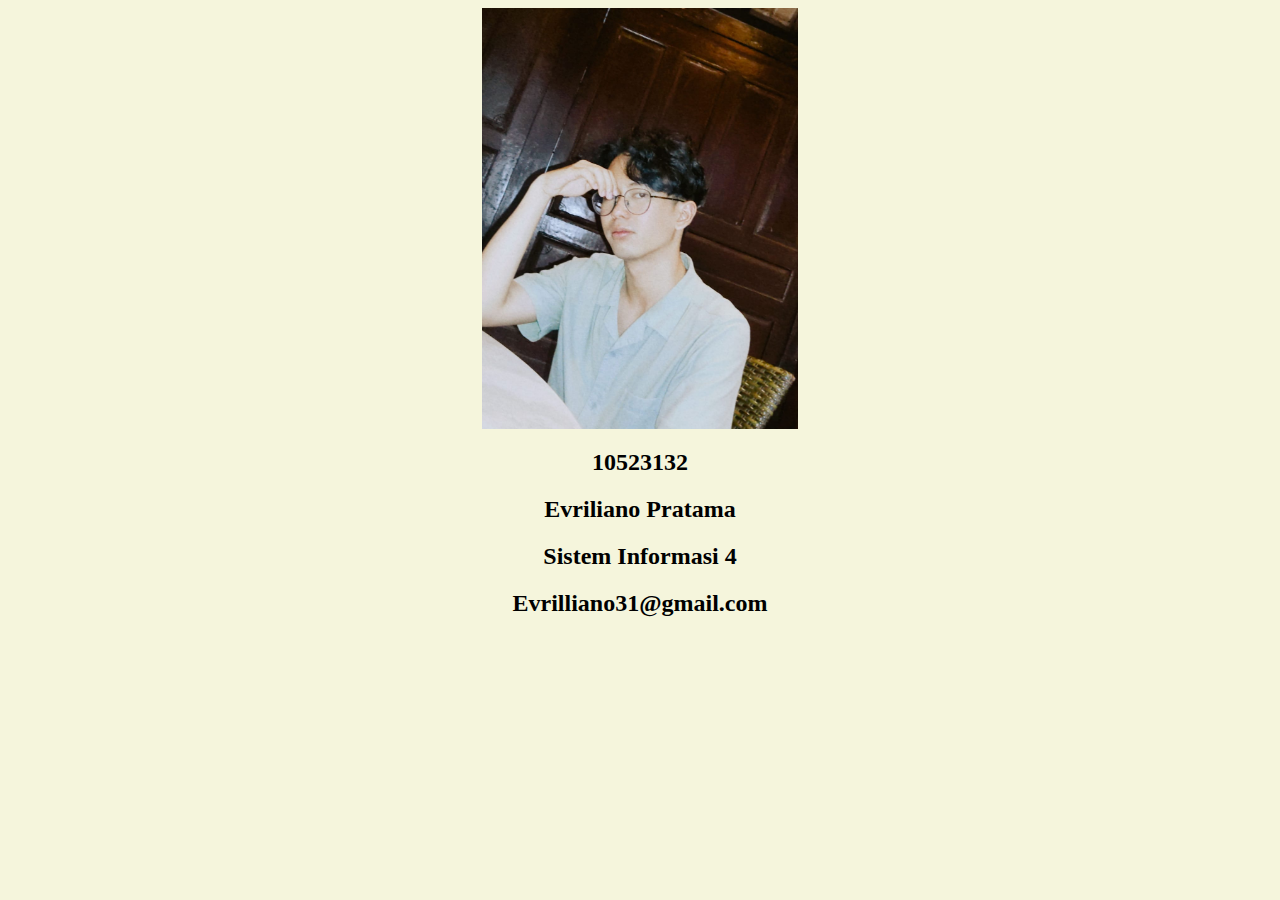
<file: about.html>
<html>
<head>
    <title>About</title>
</head>
<body style="background-color: beige"; align="center">
    <img src="Image/Saya.jpg" width="25%" height="auto"><br>
    <h2>10523132</h2>
    <h2>Evriliano Pratama</h2>
    <h2>Sistem Informasi 4</h2>
    <h2>Evrilliano31@gmail.com</h2>
</body>
</html>
</file>
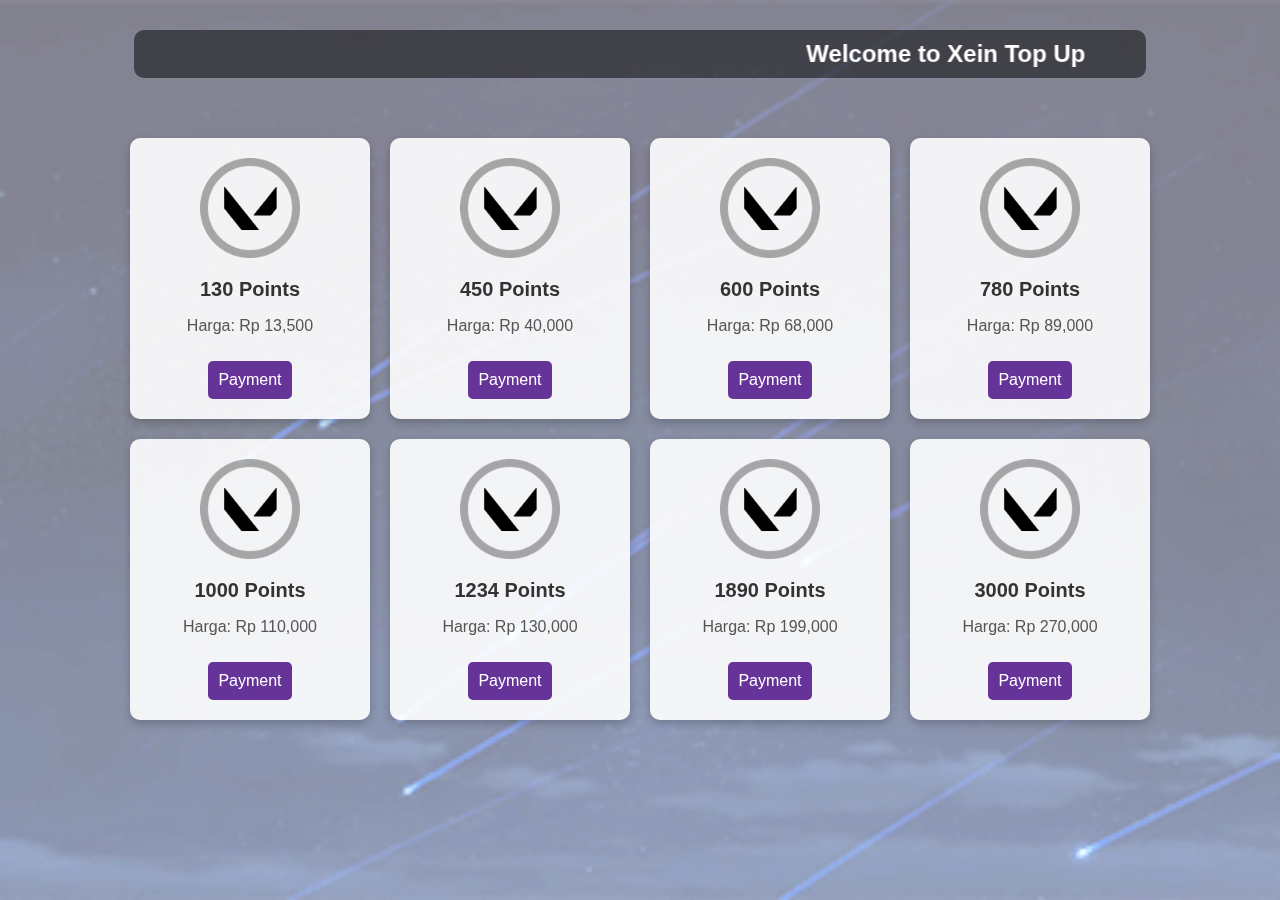
<file: content.html>
<html>
<head>
    <title>Content</title>
    <link rel="stylesheet" type="text/css" href="style.css">
</head>
<body class="content">
    <div class="background-container">
        <img src="Image/Meteor.gif" alt="Meteor" class="background-gif">
    </div>
    <header>
        <div class="marquee-container">
            <marquee behavior="alternate" direction="left">
                <h1>Welcome to Xein Top Up</h1>
            </marquee>
        </div>
    </header>
    <main>
        <section class="cards-section">
            <div class="card">
                <img src="Image/Logo.png" class="card-img">
                <h2>130 Points</h2>
                <p>Harga: Rp 13,500</p>
                <a href="payment.html" class="payment-link">Payment</a>
            </div>
            <div class="card">
                <img src="Image/Logo.png" class="card-img">
                <h2>450 Points</h2>
                <p>Harga: Rp 40,000</p>
                <a href="payment.html" class="payment-link">Payment</a>
            </div>
            <div class="card">
                <img src="Image/Logo.png" class="card-img">
                <h2>600 Points</h2>
                <p>Harga: Rp 68,000</p>
                <a href="payment.html" class="payment-link">Payment</a>
            </div>
            <div class="card">
                <img src="Image/Logo.png" class="card-img">
                <h2>780 Points</h2>
                <p>Harga: Rp 89,000</p>
                <a href="payment.html" class="payment-link">Payment</a>
            </div>
            <div class="card">
                <img src="Image/Logo.png" class="card-img">
                <h2>1000 Points</h2>
                <p>Harga: Rp 110,000</p>
                <a href="payment.html" class="payment-link">Payment</a>
            </div>
            <div class="card">
                <img src="Image/Logo.png" class="card-img">
                <h2>1234 Points</h2>
                <p>Harga: Rp 130,000</p>
                <a href="payment.html" class="payment-link">Payment</a>
            </div>
            <div class="card">
                <img src="Image/Logo.png" class="card-img">
                <h2>1890 Points</h2>
                <p>Harga: Rp 199,000</p>
                <a href="payment.html" class="payment-link">Payment</a>
            </div>
            <div class="card">
                <img src="Image/Logo.png" class="card-img">
                <h2>3000 Points</h2>
                <p>Harga: Rp 270,000</p>
                <a href="payment.html" class="payment-link">Payment</a>
            </div>
        </section>
    </main>
</body>
</html>
</file>
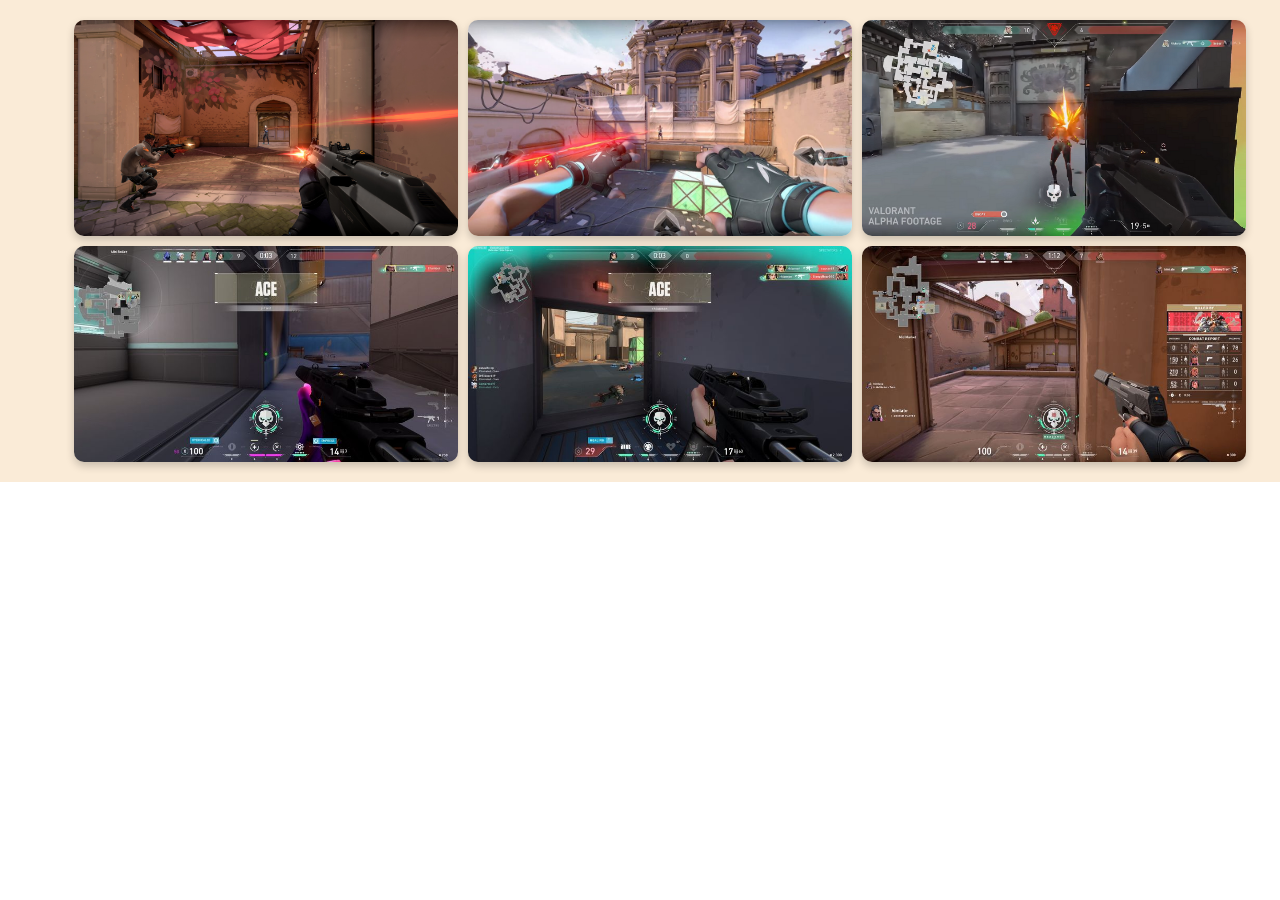
<file: gameplay.html>
<html>
<head>
    <title>Gameplay Gallery</title>
    <link rel="stylesheet" type="text/css" href="style.css">
</head>
<body>
    <div class="gallery">
        <img src="Image/Gameplay 1.jpg" alt="Gameplay 1" class="gallery-img">
        <img src="Image/Gameplay 2.jpg" alt="Gameplay 2" class="gallery-img">
        <img src="Image/Gameplay 3.png" alt="Gameplay 3" class="gallery-img">
        <img src="Image/Gameplay 4.jpeg" alt="Gameplay 4" class="gallery-img">
        <img src="Image/Gameplay 5.jpeg" alt="Gameplay 5" class="gallery-img">
        <img src="Image/Gameplay 6.jpeg" alt="Gameplay 6" class="gallery-img">
    </div>
</body>
</html>
</file>
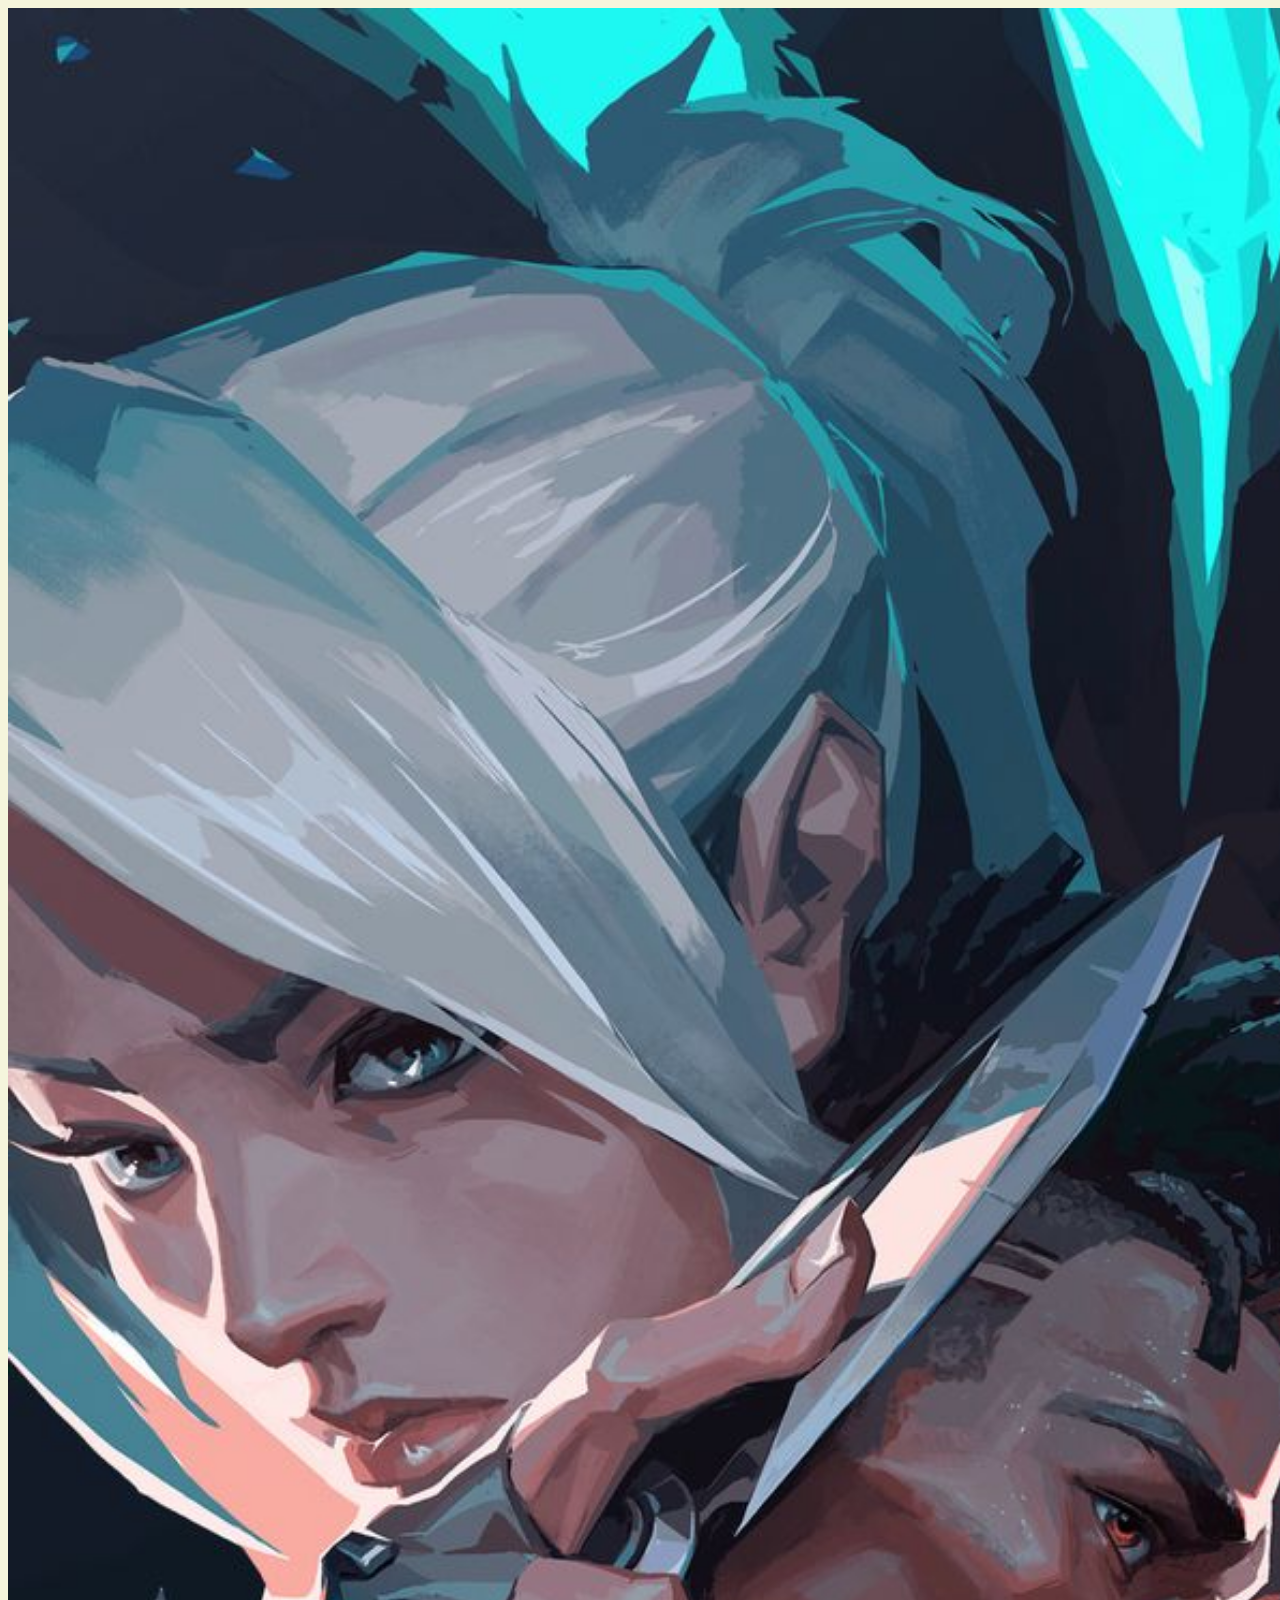
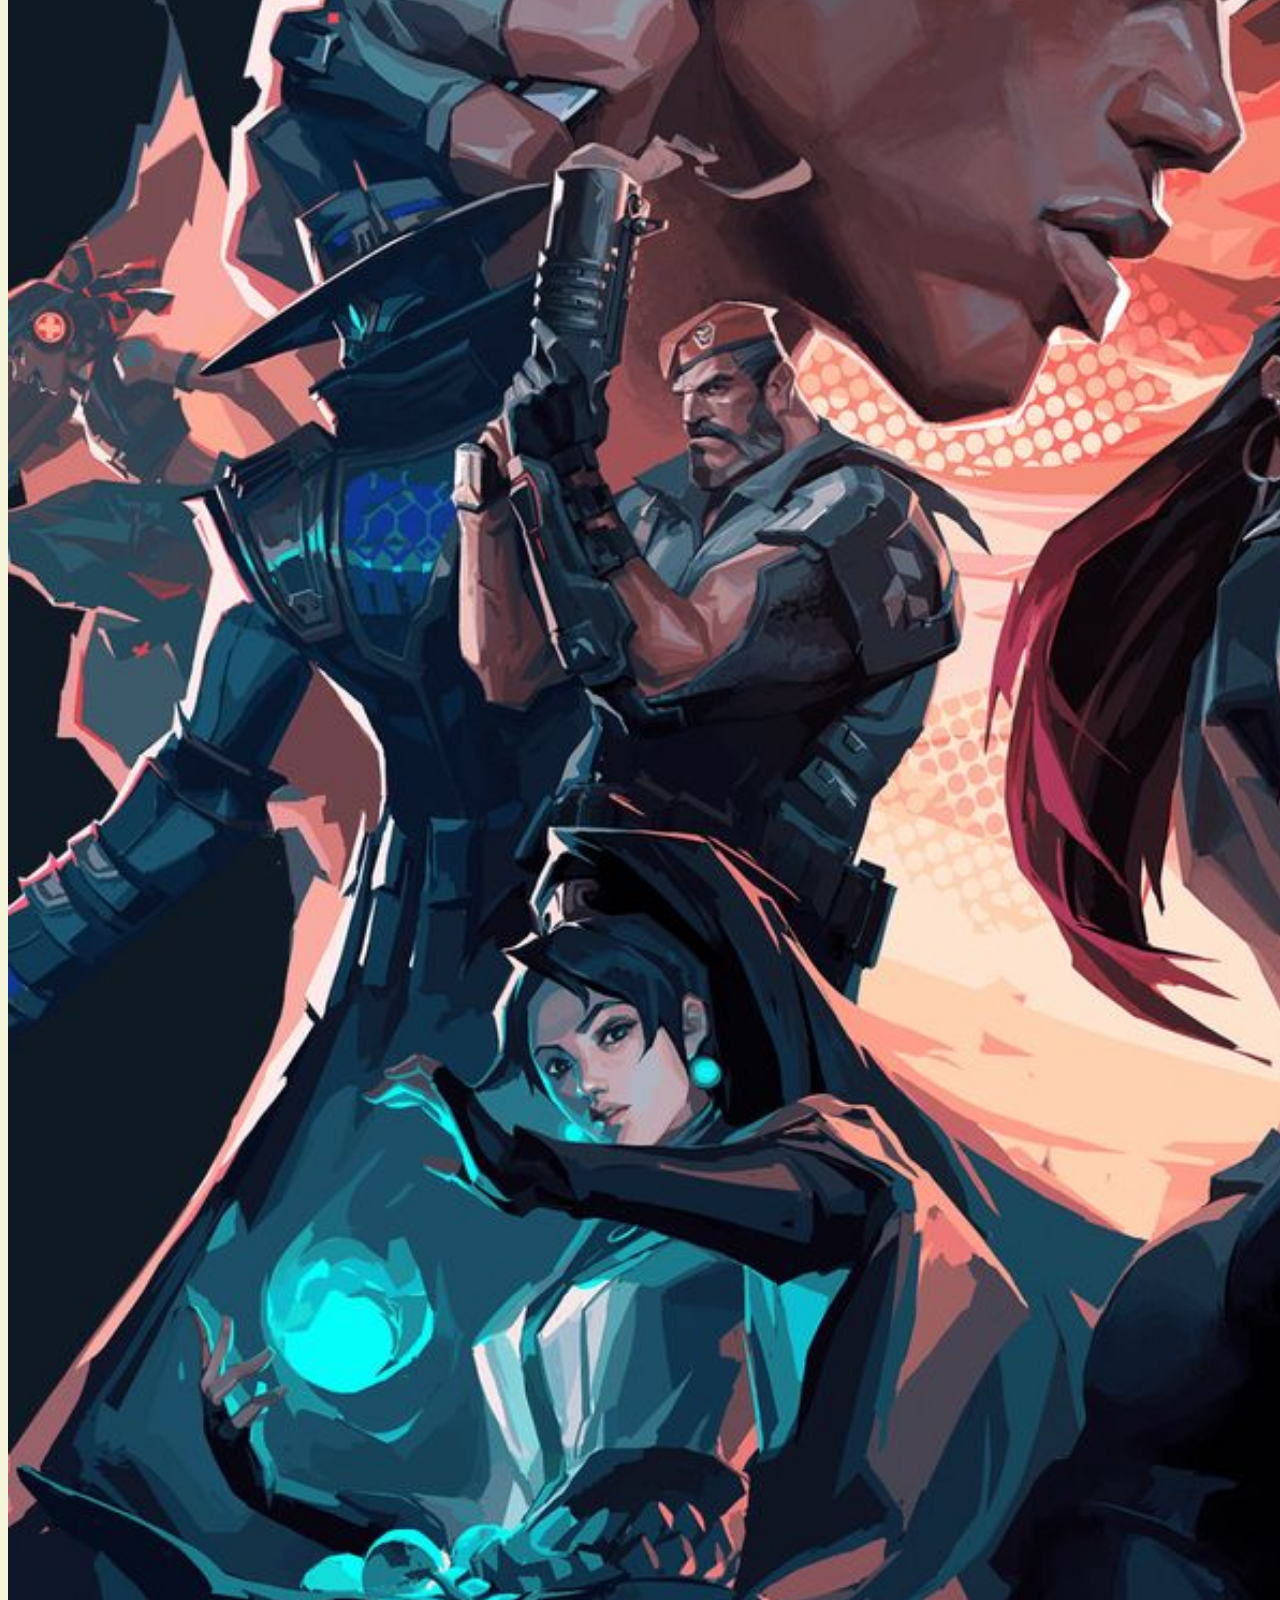
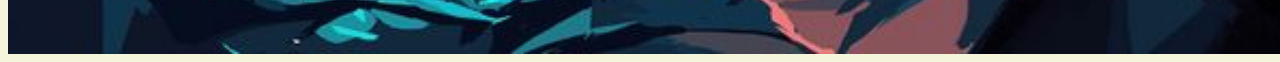
<file: left.html>
<!DOCTYPE html>
<html>
<head>
    <title>Valorant Link</title>
    <style>
        body {
            background-color: beige;
        }
        .link-image {
            display: block;
            width: 125%;
            height: auto;
        }
    </style>
</head>
<body>
    <a href="https://playvalorant.com" title="Klik Gambar Untuk Melihat Data Game">
        <img src="Image/Left.jpeg" class="link-image">
    </a>
</body>
</html>
</file>
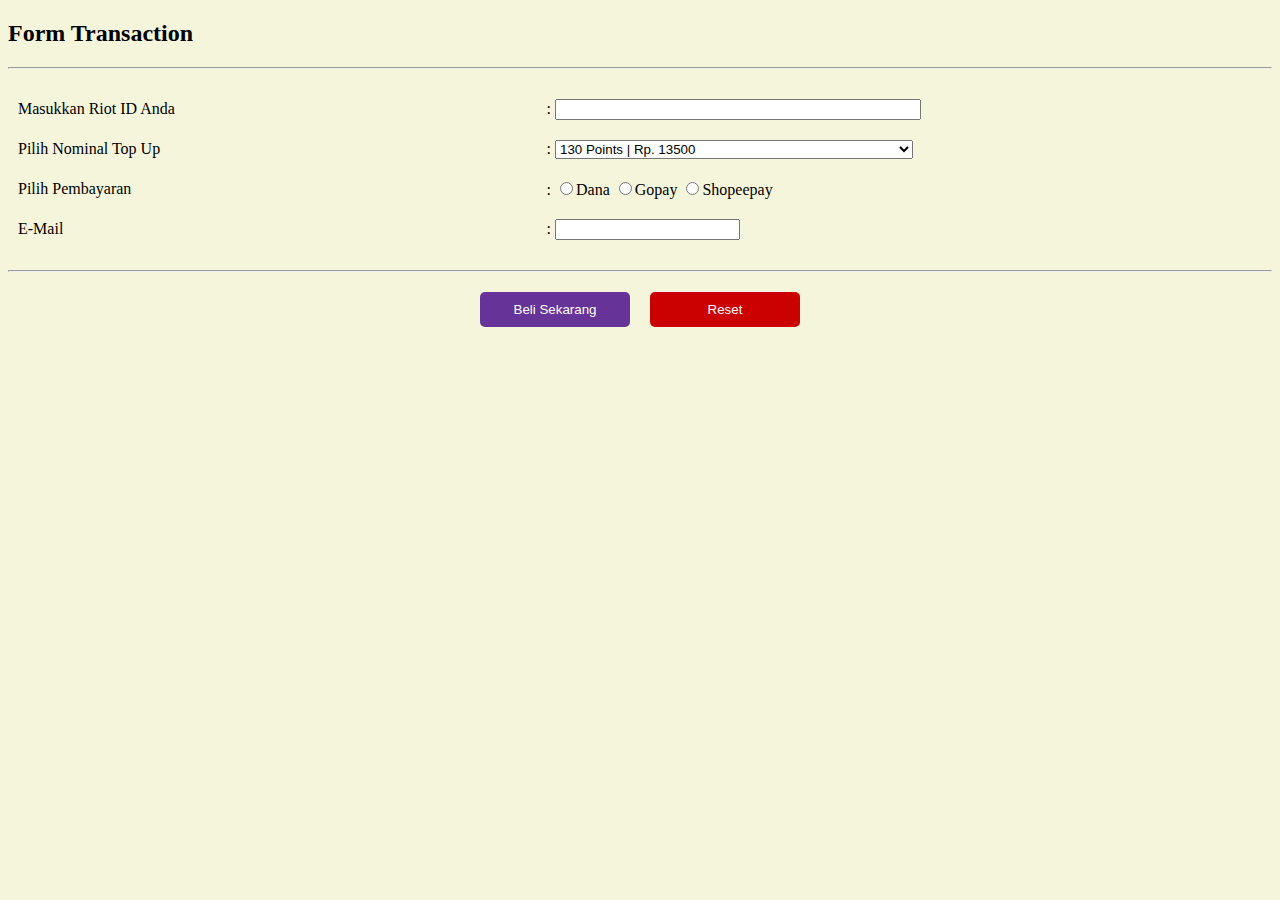
<file: payment.html>
<!DOCTYPE html>
<html>
<head>
    <title>Form Transaction</title>
    <style>
        body {
            background-color: beige;
        }
        table {
            width: 100%;
            margin: 20px auto;
            border-collapse: collapse;
        }
        td {
            padding: 10px;
        }
        hr {
            margin: 20px 0;
        }
        input[type="text"], select {
            width: 50%;
        }
        .button-container {
            display: flex;
            justify-content: center;
            gap: 20px;
            margin: 20px 0;
        }
        input[type="submit"], input[type="reset"] {
            width: 150px;
            padding: 10px;
            color: white;
            border: none;
            border-radius: 5px;
            cursor: pointer;
        }
        input[type="submit"] {
            background-color: rebeccapurple;
        }
        input[type="reset"] {
            background-color: #cb0101;
        }
    </style>
</head>
<body>
    <h2><b>Form Transaction</b></h2>
    <form id="transaction-form">
        <hr>
        <table>
            <tr>
                <td>Masukkan Riot ID Anda</td>
                <td>: <input type="text" name="Masukkan" size="20" required></td>
            </tr>
            <tr>
                <td>Pilih Nominal Top Up</td>
                <td>: 
                    <select name="Pilih" required>
                        <option value="130 Points | Rp. 13500">130 Points | Rp. 13500</option>
                        <option value="450 Points | Rp. 40000">450 Points | Rp. 40000</option>
                        <option value="600 Points | Rp. 68000">600 Points | Rp. 68000</option>
                        <option value="780 Points | Rp. 89000">780 Points | Rp. 89000</option>
                        <option value="1000 Points | Rp. 110000">1000 Points | Rp. 110000</option>
                        <option value="1234 Points | Rp. 130000">1234 Points | Rp. 130000</option>
                        <option value="1890 Points | Rp. 199000">1890 Points | Rp. 199000</option>
                        <option value="3000 Points | Rp. 270000">3000 Points | Rp. 270000</option>
                    </select>
                </td>
            </tr>
            <tr>
                <td>Pilih Pembayaran</td>
                <td>: 
                    <input type="radio" name="Pembayaran" value="Dana" required>Dana 
                    <input type="radio" name="Pembayaran" value="Gopay" required>Gopay 
                    <input type="radio" name="Pembayaran" value="Shopeepay" required>Shopeepay
                </td>
            </tr>
            <tr>
                <td>E-Mail</td>
                <td>: <input type="email" name="Email" size="20" required></td>
            </tr>
        </table>    
        <hr>
        <div class="button-container">
            <input type="submit" value="Beli Sekarang">
            <input type="reset" value="Reset">
        </div>
    </form>

    <script>
        document.getElementById('transaction-form').addEventListener('submit', function(event) {
            event.preventDefault(); 

            var formData = new FormData(event.target);
            var transactionData = {};
            formData.forEach((value, key) => transactionData[key] = value);

            localStorage.setItem('transactionData', JSON.stringify(transactionData));

            window.location.href = 'receipts.html';
        });
    </script>
</body>
</html>
</file>
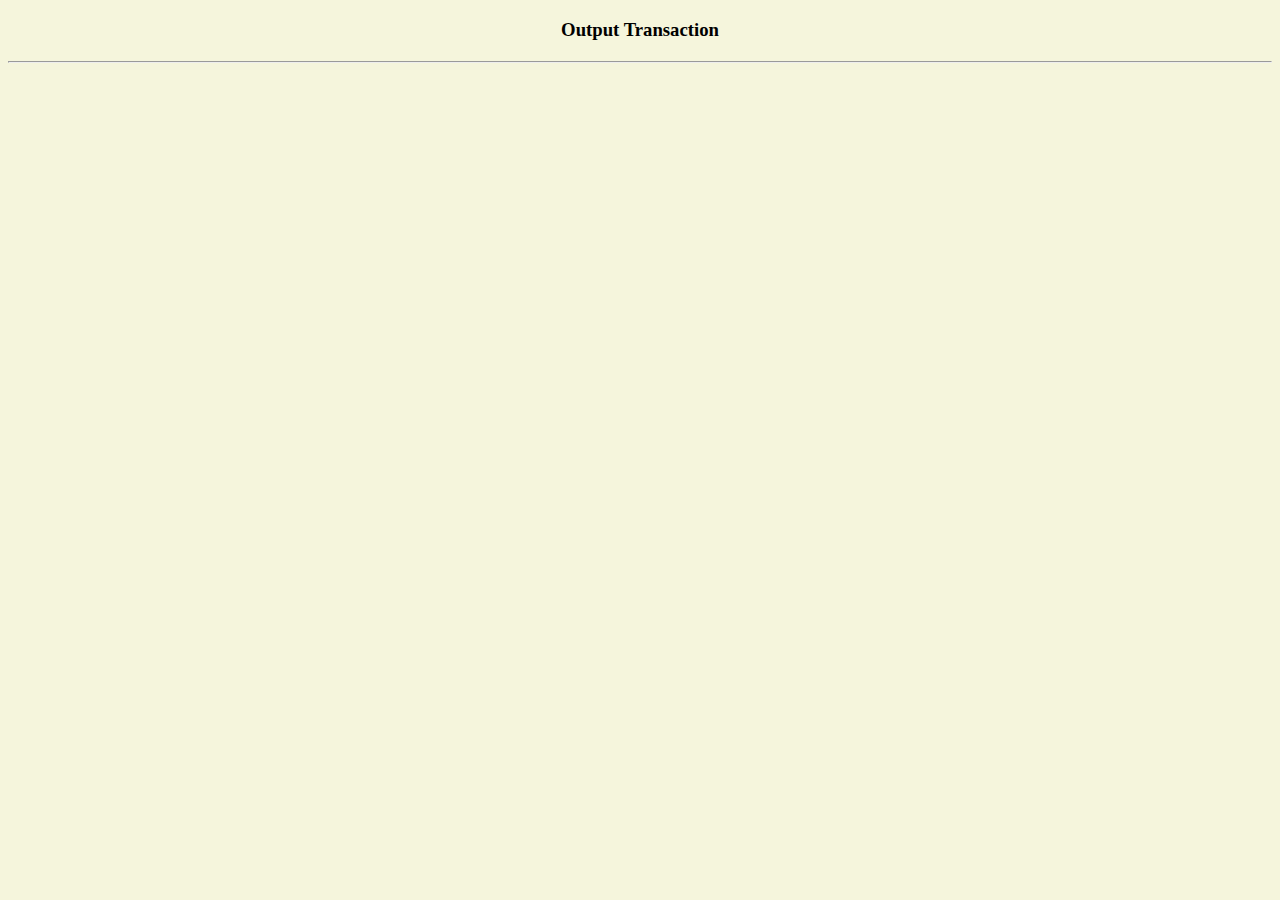
<file: receipts.html>
<!DOCTYPE html>
<html>
<head>
    <title>Output Transaction</title>
    <style>
        body {
            background-color: beige;
        }
        table {
            width: 50%;
            margin: 20px auto;
            border-collapse: collapse;
        }
        td {
            padding: 10px;
            border: 1px solid #ccc;
        }
        h3 {
            text-align: center;
        }
        hr {
            margin: 20px 0;
        }
    </style>
</head>
<body>
    <h3>Output Transaction</h3>
    <hr>
    <table id="output-table"></table>

    <script>
        document.addEventListener('DOMContentLoaded', function () {
            
            var transactionData = JSON.parse(localStorage.getItem('transactionData'));

            var table = document.getElementById('output-table');

            var rows = [
                { label: 'Riot ID', value: transactionData['Masukkan'] },
                { label: 'Nominal Top Up', value: transactionData['Pilih'] },
                { label: 'Pembayaran', value: transactionData['Pembayaran'] },
                { label: 'E-Mail', value: transactionData['Email'] }
            ];

            rows.forEach(function (row) {
                var tr = document.createElement('tr');
                var tdLabel = document.createElement('td');
                tdLabel.textContent = row.label;
                tr.appendChild(tdLabel);

                var tdValue = document.createElement('td');
                tdValue.textContent = row.value;
                tr.appendChild(tdValue);

                table.appendChild(tr);
            });
        });
    </script>
</body>
</html>
</file>
<file: style.css>
body {
    margin: 0;
    font-family: Arial, sans-serif;
    overflow-y: scroll;
}

.background-container {
    position: fixed;
    top: 0;
    left: 0;
    width: 100%;
    height: 100%;
    overflow: hidden;
    z-index: -1;
}

.background-gif {
    width: 100%;
    height: 100%;
    object-fit: cover;
    opacity: 0.5;
}

.content {
    position: relative;
    z-index: 1;
}

header {
    text-align: center;
    padding: 20px;
}

.marquee-container {
    background: rgba(0, 0, 0, 0.5);
    border-radius: 10px;
    margin: 10px auto;
    width: 80%;
    padding: 10px;
}

h1 {
    color: white;
    margin: 0;
    font-size: 24px;
}

.cards-section {
    display: flex;
    flex-wrap: wrap;
    justify-content: center;
    padding: 20px;
}

.card {
    background: rgba(255, 255, 255, 0.9);
    border-radius: 10px;
    box-shadow: 0 4px 8px rgba(0, 0, 0, 0.2);
    margin: 10px;
    padding: 20px;
    width: 200px;
    text-align: center;
    transition: transform 0.3s;
}

.card:hover {
    transform: scale(1.05);
}

.card-img {
    width: 100px;
    height: 100px;
    object-fit: contain;
    margin-bottom: 10px;
}

h2 {
    color: #333;
    font-size: 20px;
    margin: 10px 0;
}

p {
    color: #555;
    font-size: 16px;
}

.payment-link {
    background: rebeccapurple;
    color: white;
    padding: 10px;
    text-decoration: none;
    border-radius: 5px;
    display: inline-block;
    margin-top: 10px;
}

.payment-link:hover {
    background: #cb0101;
}

.menu{
    background-color: plum;
    text-align: center;
}
.nav-bar {
    background-color: plum;
    font-family: 'Trebuchet MS', 'Lucida Sans Unicode', 'Lucida Grande', 'Lucida Sans', Arial, sans-serif;
    text-align: center;
    height: 28%;
    width: 100%;
    display: flex;
    align-items: center;
    justify-content: center;
}

.nav-link {
    text-decoration: none;
    color: black;
    font-size: 18px;
    margin: 0 15px;
}

.gallery {
    background-color: antiquewhite;
    display: flex;
    flex-wrap: wrap;
    gap: 10px;
    justify-content: center;
    padding: 20px;
    width: 100%;
}

.gallery-img {
    width: 30%;
    height: auto;
    border-radius: 10px;
    box-shadow: 0 4px 8px rgba(0, 0, 0, 0.2);
    transition: transform 0.3s ease, box-shadow 0.3s ease;
}

.gallery-img:hover {
    transform: scale(1.05);
    box-shadow: 0 8px 16px rgba(0, 0, 0, 0.3);
}
</file>
